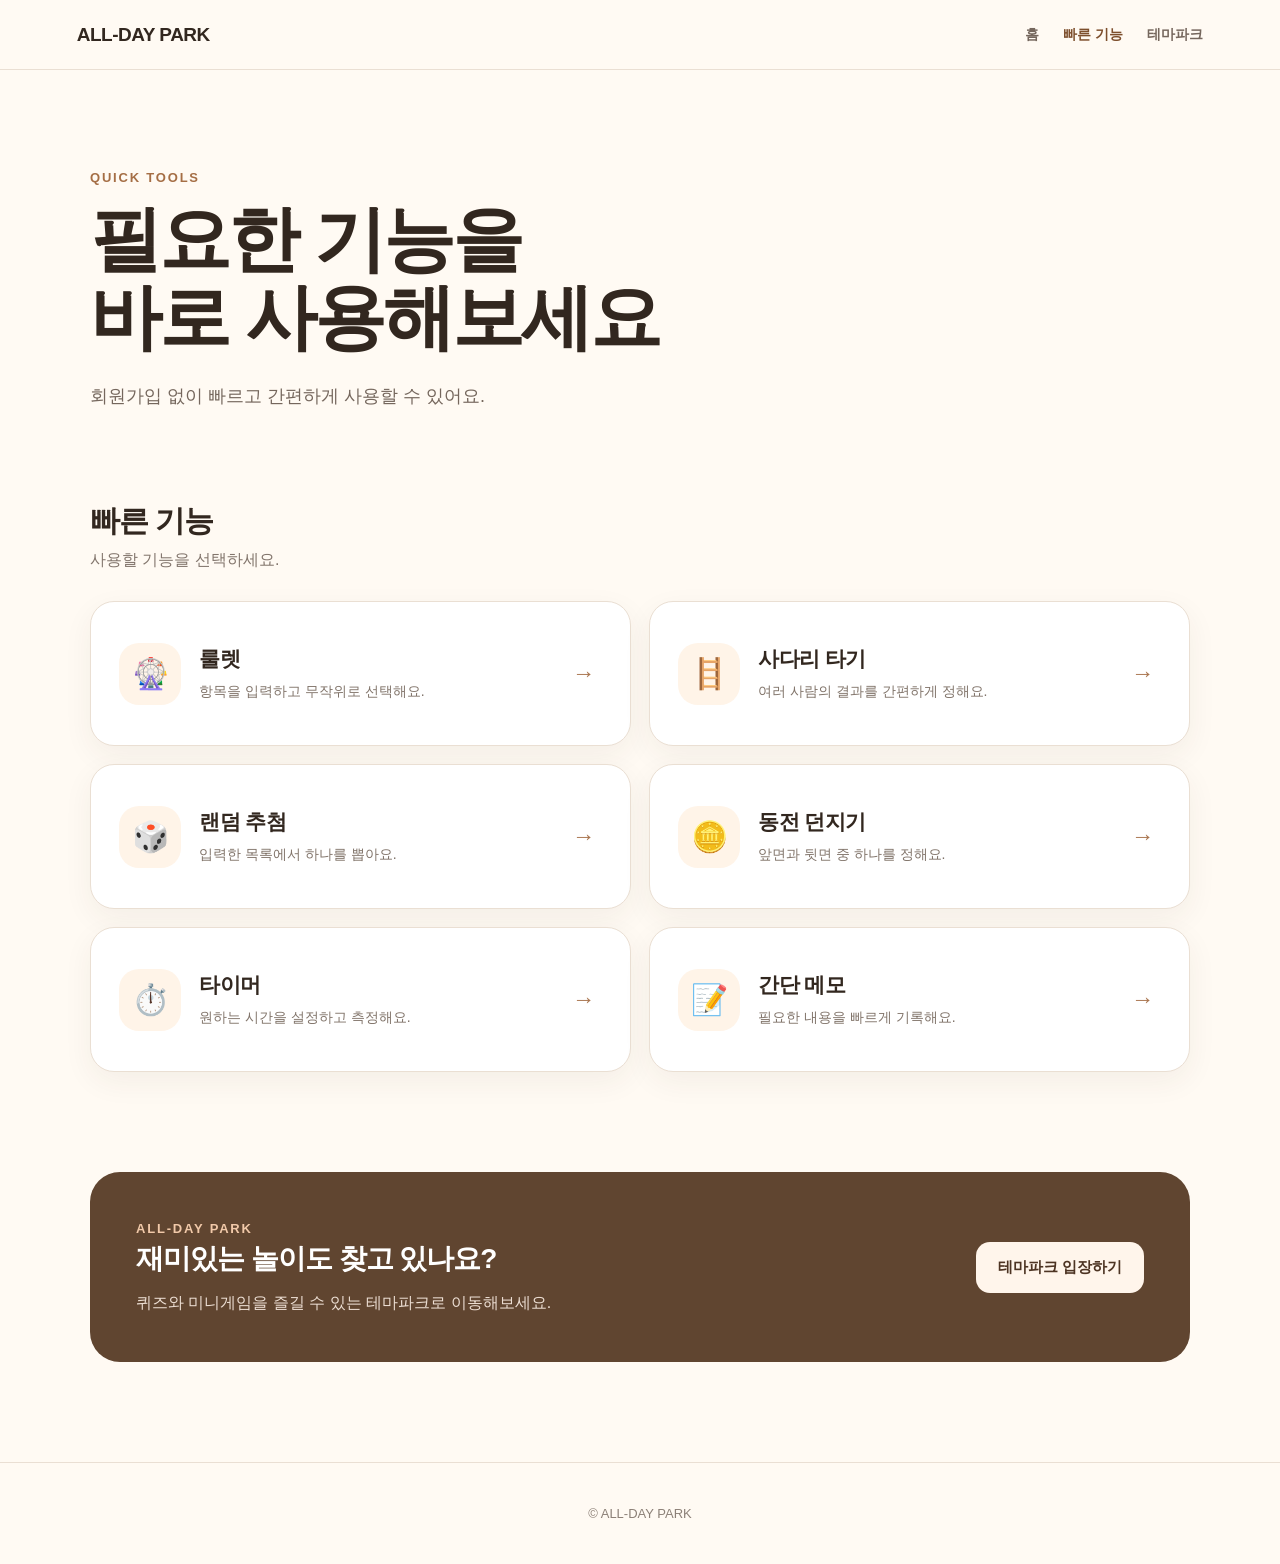
<file: tools/index.html>
<!DOCTYPE html>
<html lang="ko">
<head>
  <meta charset="UTF-8">

  <meta
    name="viewport"
    content="width=device-width, initial-scale=1.0"
  >

  <meta
    name="description"
    content="룰렛, 사다리, 랜덤 추첨, 타이머 등 간편한 기능을 바로 사용할 수 있는 ALL-DAY PARK 빠른 기능 페이지입니다."
  >

  <title>빠른 기능 | ALL-DAY PARK</title>

  <link rel="stylesheet" href="../css/tools.css">
</head>

<body>
  <header class="site-header">
    <a href="../" class="logo">
      ALL-DAY PARK
    </a>

    <nav class="header-menu" aria-label="주요 메뉴">
      <a href="../">홈</a>
      <a href="./" aria-current="page">빠른 기능</a>
      <a href="../park/">테마파크</a>
    </nav>
  </header>

  <main>
    <section class="hero-section">
      <p class="hero-label">QUICK TOOLS</p>

      <h1>필요한 기능을<br>바로 사용해보세요</h1>

      <p class="hero-description">
        회원가입 없이 빠르고 간편하게 사용할 수 있어요.
      </p>
    </section>

    <section class="tools-section">
      <div class="section-heading">
        <h2>빠른 기능</h2>
        <p>사용할 기능을 선택하세요.</p>
      </div>

      <div class="tool-grid">
        <a href="./roulette/" class="tool-card">
          <span class="tool-icon" aria-hidden="true">🎡</span>

          <div>
            <h3>룰렛</h3>
            <p>항목을 입력하고 무작위로 선택해요.</p>
          </div>

          <span class="tool-arrow" aria-hidden="true">→</span>
        </a>

        <a href="./ladder/" class="tool-card">
          <span class="tool-icon" aria-hidden="true">🪜</span>

          <div>
            <h3>사다리 타기</h3>
            <p>여러 사람의 결과를 간편하게 정해요.</p>
          </div>

          <span class="tool-arrow" aria-hidden="true">→</span>
        </a>

        <a href="./random/" class="tool-card">
          <span class="tool-icon" aria-hidden="true">🎲</span>

          <div>
            <h3>랜덤 추첨</h3>
            <p>입력한 목록에서 하나를 뽑아요.</p>
          </div>

          <span class="tool-arrow" aria-hidden="true">→</span>
        </a>

        <a href="./coin/" class="tool-card">
          <span class="tool-icon" aria-hidden="true">🪙</span>

          <div>
            <h3>동전 던지기</h3>
            <p>앞면과 뒷면 중 하나를 정해요.</p>
          </div>

          <span class="tool-arrow" aria-hidden="true">→</span>
        </a>

        <a href="./timer/" class="tool-card">
          <span class="tool-icon" aria-hidden="true">⏱️</span>

          <div>
            <h3>타이머</h3>
            <p>원하는 시간을 설정하고 측정해요.</p>
          </div>

          <span class="tool-arrow" aria-hidden="true">→</span>
        </a>

        <a href="./memo/" class="tool-card">
          <span class="tool-icon" aria-hidden="true">📝</span>

          <div>
            <h3>간단 메모</h3>
            <p>필요한 내용을 빠르게 기록해요.</p>
          </div>

          <span class="tool-arrow" aria-hidden="true">→</span>
        </a>
      </div>
    </section>

    <section class="park-banner">
      <div>
        <p class="banner-label">ALL-DAY PARK</p>
        <h2>재미있는 놀이도 찾고 있나요?</h2>
        <p>
          퀴즈와 미니게임을 즐길 수 있는 테마파크로 이동해보세요.
        </p>
      </div>

      <a href="../park/" class="park-button">
        테마파크 입장하기
      </a>
    </section>
  </main>

  <footer class="site-footer">
    <p>© ALL-DAY PARK</p>
  </footer>
</body>
</html>
</file>
<file: css/tools.css>
* {
  box-sizing: border-box;
}

html {
  scroll-behavior: smooth;
}

body {
  margin: 0;
  background: #fffaf3;
  color: #32271f;
  font-family:
    Pretendard,
    -apple-system,
    BlinkMacSystemFont,
    "Segoe UI",
    sans-serif;
}

a {
  color: inherit;
  text-decoration: none;
}

.site-header {
  position: sticky;
  top: 0;
  z-index: 100;

  display: flex;
  align-items: center;
  justify-content: space-between;

  width: 100%;
  min-height: 70px;
  padding: 0 6%;

  background: rgba(255, 250, 243, 0.94);
  border-bottom: 1px solid #eadfd3;
  backdrop-filter: blur(12px);
}

.logo {
  font-size: 19px;
  font-weight: 900;
  letter-spacing: -0.5px;
}

.header-menu {
  display: flex;
  align-items: center;
  gap: 24px;

  color: #75675d;
  font-size: 14px;
  font-weight: 700;
}

.header-menu a {
  padding: 10px 0;
}

.header-menu a:hover,
.header-menu a[aria-current="page"] {
  color: #7d4f2d;
}

main {
  width: min(1100px, 88%);
  margin: 0 auto;
}

.hero-section {
  padding: 100px 0 70px;
}

.hero-label,
.banner-label {
  margin: 0 0 16px;
  color: #a56e45;
  font-size: 13px;
  font-weight: 900;
  letter-spacing: 1.8px;
}

.hero-section h1 {
  max-width: 700px;
  margin: 0;

  font-size: clamp(40px, 7vw, 72px);
  line-height: 1.08;
  letter-spacing: -3px;
}

.hero-description {
  margin: 24px 0 0;
  color: #75675d;
  font-size: 18px;
  line-height: 1.7;
}

.tools-section {
  padding: 20px 0 100px;
}

.section-heading {
  margin-bottom: 30px;
}

.section-heading h2 {
  margin: 0 0 8px;
  font-size: 30px;
  letter-spacing: -1px;
}

.section-heading p {
  margin: 0;
  color: #82756c;
}

.tool-grid {
  display: grid;
  grid-template-columns: repeat(2, minmax(0, 1fr));
  gap: 18px;
}

.tool-card {
  display: grid;
  grid-template-columns: 62px 1fr 30px;
  align-items: center;
  gap: 18px;

  min-height: 145px;
  padding: 28px;

  background: #ffffff;
  border: 1px solid #eadfd3;
  border-radius: 24px;

  box-shadow: 0 10px 30px rgba(72, 49, 33, 0.06);

  transition:
    transform 0.2s ease,
    box-shadow 0.2s ease,
    border-color 0.2s ease;
}

.tool-card:hover {
  transform: translateY(-5px);
  border-color: #c89c79;
  box-shadow: 0 18px 40px rgba(72, 49, 33, 0.11);
}

.tool-icon {
  display: flex;
  align-items: center;
  justify-content: center;

  width: 62px;
  height: 62px;

  background: #fff4e8;
  border-radius: 20px;

  font-size: 30px;
}

.tool-card h3 {
  margin: 0 0 8px;
  font-size: 21px;
  letter-spacing: -0.5px;
}

.tool-card p {
  margin: 0;
  color: #81746a;
  font-size: 14px;
  line-height: 1.55;
}

.tool-arrow {
  color: #aa7650;
  font-size: 23px;
  font-weight: 800;
}

.park-banner {
  display: flex;
  align-items: center;
  justify-content: space-between;
  gap: 30px;

  margin-bottom: 100px;
  padding: 46px;

  color: #ffffff;
  background: #604530;
  border-radius: 30px;
}

.park-banner h2 {
  margin: 0 0 12px;
  font-size: 28px;
  letter-spacing: -1px;
}

.park-banner p {
  max-width: 600px;
  margin: 0;
  color: #ecded3;
  line-height: 1.65;
}

.park-banner .banner-label {
  color: #f1c9a9;
}

.park-button {
  flex-shrink: 0;

  padding: 16px 22px;

  color: #4d3423;
  background: #fff5eb;
  border-radius: 14px;

  font-size: 15px;
  font-weight: 900;

  transition:
    transform 0.2s ease,
    background 0.2s ease;
}

.park-button:hover {
  transform: translateY(-2px);
  background: #ffffff;
}

.site-footer {
  padding: 30px 6%;
  color: #8c8077;
  border-top: 1px solid #eadfd3;
  text-align: center;
  font-size: 13px;
}

/* 태블릿 및 모바일 */
@media (max-width: 760px) {
  .site-header {
    min-height: 64px;
    padding: 0 5%;
  }

  .header-menu {
    gap: 13px;
    font-size: 12px;
  }

  main {
    width: min(92%, 650px);
  }

  .hero-section {
    padding: 72px 0 50px;
  }

  .hero-section h1 {
    font-size: 43px;
    letter-spacing: -2px;
  }

  .hero-description {
    font-size: 16px;
  }

  .tools-section {
    padding-bottom: 70px;
  }

  .tool-grid {
    grid-template-columns: 1fr;
  }

  .tool-card {
    min-height: 125px;
    padding: 22px;
  }

  .park-banner {
    align-items: flex-start;
    flex-direction: column;

    margin-bottom: 70px;
    padding: 30px;
  }

  .park-button {
    width: 100%;
    text-align: center;
  }
}

/* 작은 휴대전화 */
@media (max-width: 430px) {
  .logo {
    font-size: 15px;
  }

  .header-menu a:first-child {
    display: none;
  }

  .hero-section h1 {
    font-size: 36px;
  }

  .tool-card {
    grid-template-columns: 52px 1fr 20px;
    gap: 13px;
  }

  .tool-icon {
    width: 52px;
    height: 52px;
    border-radius: 16px;
    font-size: 25px;
  }

  .tool-card h3 {
    font-size: 18px;
  }

  .tool-card p {
    font-size: 13px;
  }
}
</file>
